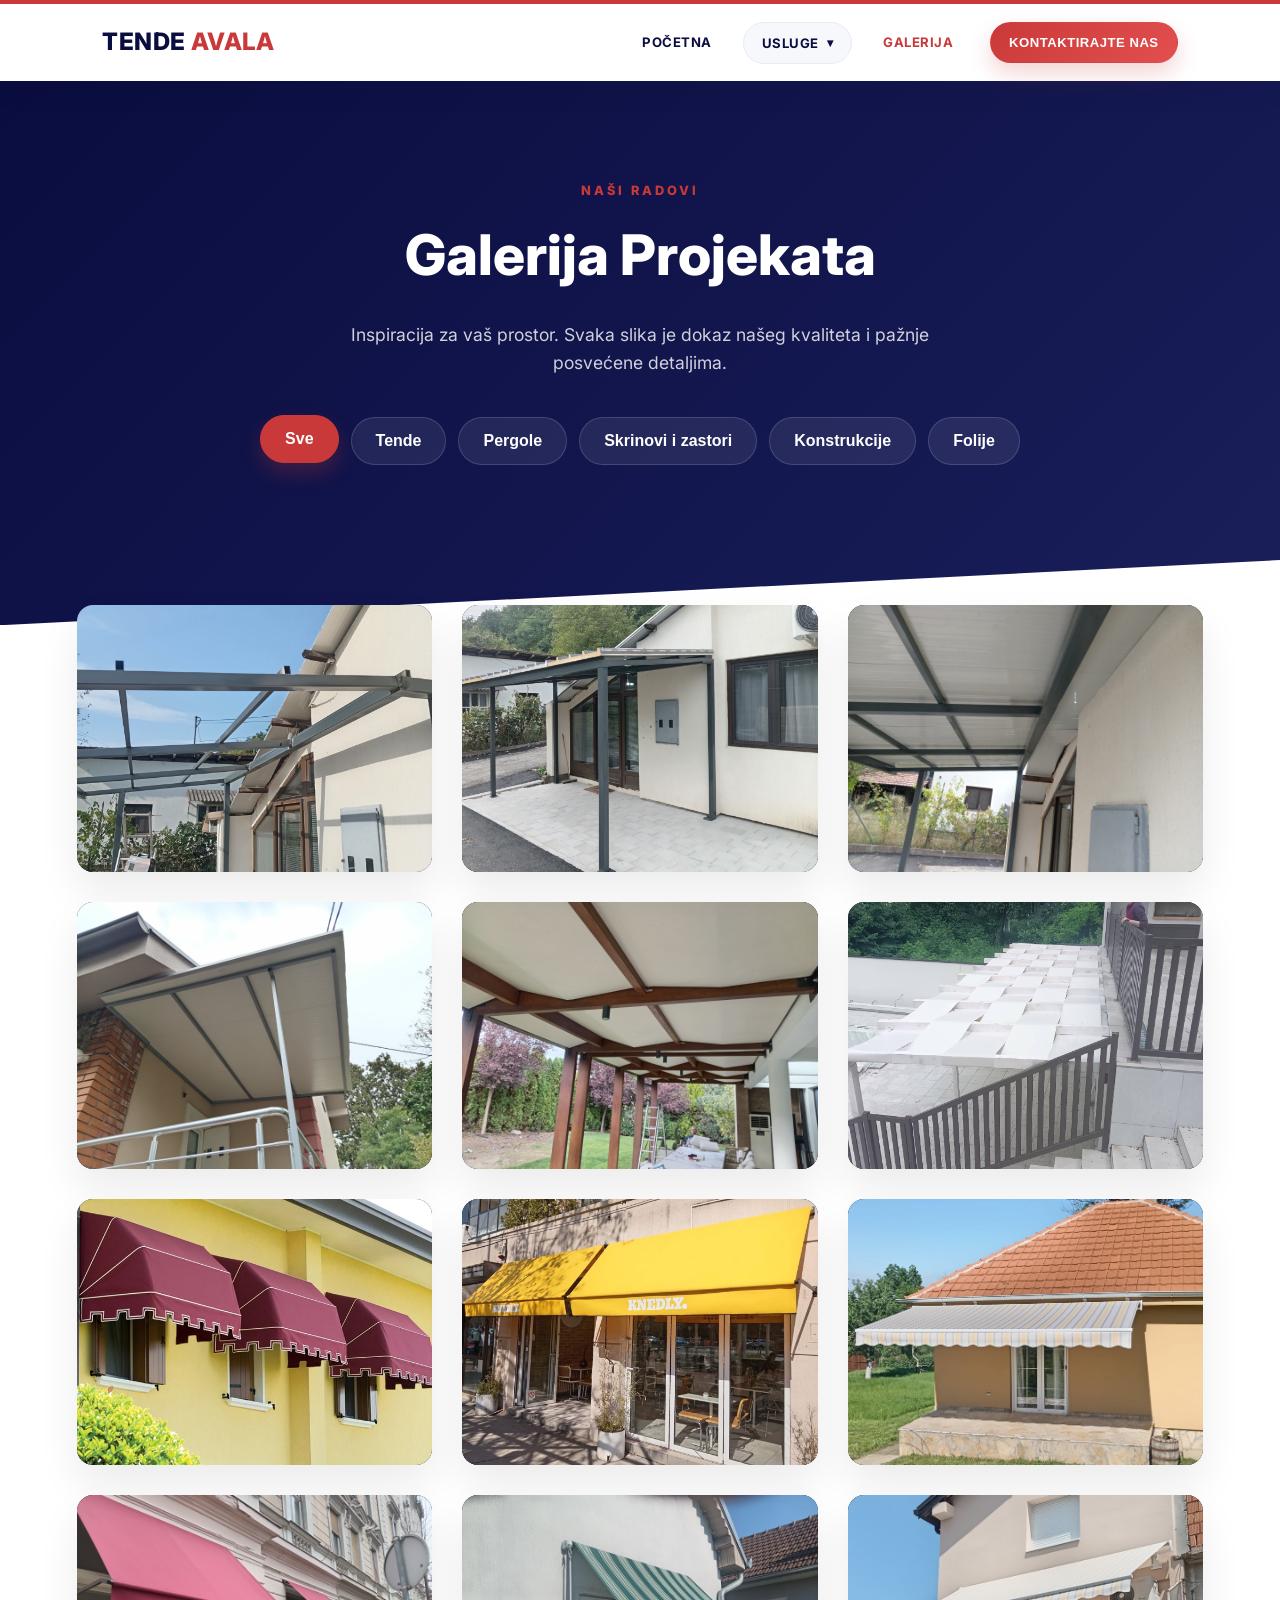
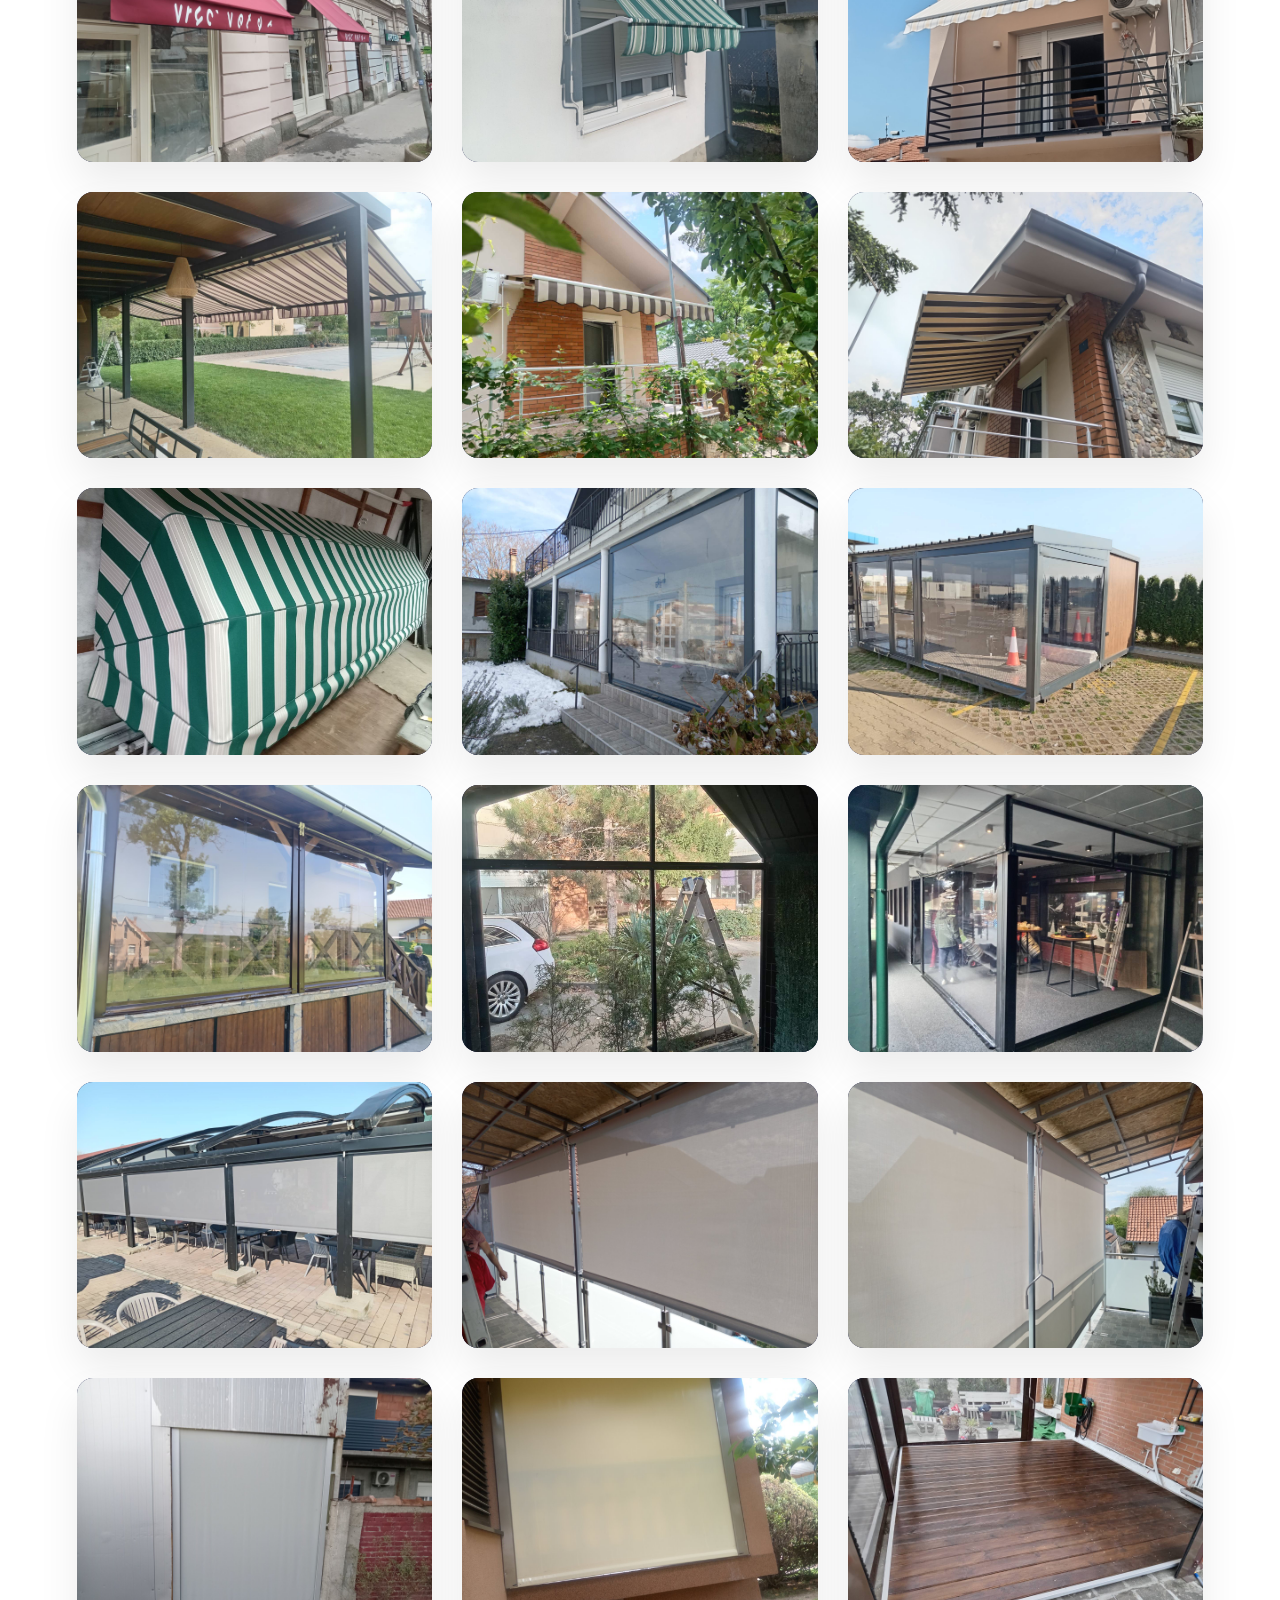
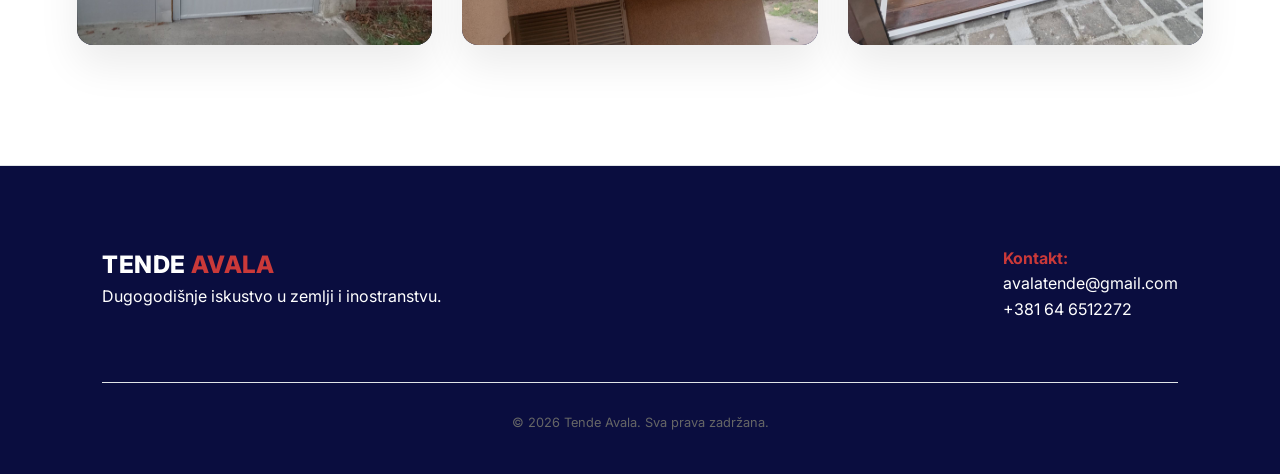
<file: galerija.html>
<!DOCTYPE html>
<html lang="sr">
<head>
    <meta charset="UTF-8">
    <meta name="viewport" content="width=device-width, initial-scale=1.0">
    <title>Galerija | Tende Avala</title>
    <link rel="stylesheet" href="galerija.css">
    <link href="https://fonts.googleapis.com/css2?family=Inter:wght@300;400;600;700;800&display=swap" rel="stylesheet">
</head>
<body>

    <header>
        <div class="logo">TENDE <span>AVALA</span></div>

        <input type="checkbox" id="nav-check">
        <label for="nav-check" class="nav-toggler" aria-label="Otvori meni">
            <span></span>
            <span></span>
            <span></span>
        </label>

        <nav class="navbar">
            <div class="nav-main-links">
                <a href="index.html" class="nav-pill">Početna</a>

                <div class="nav-dropdown services-dropdown">
                    <button type="button" class="nav-link-btn dropdown-trigger" aria-expanded="false">
                        Usluge <span class="chevron">▾</span>
                    </button>

                    <div class="dropdown-menu nav-services-mobile">
                        <a href="usluge.html">Pregled usluga</a>
                        <a href="usluge.html#obicne-tende">Obične Tende</a>
                        <a href="usluge.html#podijumi">Podijumi</a>
                        <a href="usluge.html#pergole">Pergole</a>
                        <a href="usluge.html#folije">Providne Folije</a>
                        <a href="usluge.html#roletne-venecijaneri">Roletne i Venecijaneri</a>
                        <a href="usluge.html#zastori-skrinovi">Zastori i Skrinovi</a>
                        <a href="usluge.html#komarnici">Komarnici</a>
                        <a href="usluge.html#metalne-konstrukcije">Metalne Konstrukcije</a>
                    </div>
                </div>

                <a href="galerija.html" class="nav-pill active">Galerija</a>
            </div>

            <div class="nav-actions">
                <div class="contact-dropdown">
                    <button type="button" class="contact-btn">
                        Kontaktirajte nas
                    </button>
                    <div class="contact-popup">
                        <span>Direktan poziv</span>
                        <a href="tel:+381646512272">+381 64 6512272</a>
                    </div>
                </div>
            </div>
        </nav>
    </header>

    <main>
        <section class="gal-hero">
            <span class="tag">NAŠI RADOVI</span>
            <h1>Galerija Projekata</h1>
            <p class="lead">Inspiracija za vaš prostor. Svaka slika je dokaz našeg kvaliteta i pažnje posvećene detaljima.</p>
            
            <div class="filter-bar">
                <button class="filter-btn active" data-filter="all">Sve</button>
                <button class="filter-btn" data-filter="tende">Tende</button>
                <button class="filter-btn" data-filter="pergole">Pergole</button>
                <button class="filter-btn" data-filter="skrinovi">Skrinovi i zastori</button>
                <button class="filter-btn" data-filter="konstrukcije">Konstrukcije</button>
                <button class="filter-btn" data-filter="folije">Folije</button>
            </div>
        </section>

        <div class="gallery-grid" id="main-grid">
            <div class="gal-card konstrukcije">
                <img src="slike/konstrukcije/konstrukcija1-1.JPG" alt="Konstrukcija">
                <div class="overlay"><div class="info"><span class="cat">Konstrukcije</span><h3>Noseći profil</h3></div></div>
            </div>
            <div class="gal-card konstrukcije">
                <img src="slike/konstrukcije/konstrukcija1-2.JPG" alt="Konstrukcija">
                <div class="overlay"><div class="info"><span class="cat">Konstrukcije</span><h3>Metalna konstrukcija</h3></div></div>
            </div>
            <div class="gal-card konstrukcije">
                <img src="slike/konstrukcije/konstrukcija1-3.JPG" alt="Konstrukcija">
                <div class="overlay"><div class="info"><span class="cat">Konstrukcije</span><h3>Noseći profil</h3></div></div>
            </div>
            <div class="gal-card konstrukcije">
                <img src="slike/konstrukcije/konstrukcija2.JPG" alt="Konstrukcija">
                <div class="overlay"><div class="info"><span class="cat">Konstrukcije</span><h3>Metalna konstrukcija</h3></div></div>
            </div>

            <div class="gal-card pergole">
                <img src="slike/pergole/pergola1.JPG" alt="Pergola">
                <div class="overlay"><div class="info"><span class="cat">Pergole</span><h3>Drvena pergola</h3></div></div>
            </div>
            <div class="gal-card pergole">
                <img src="slike/pergole/pergola2.JPG" alt="Pergola">
                <div class="overlay"><div class="info"><span class="cat">Pergole</span><h3>Sistem pergola</h3></div></div>
            </div>

            <div class="gal-card tende">
                <img src="slike/tenda/tenda1.JPG" alt="Tenda">
                <div class="overlay"><div class="info"><span class="cat">Tende</span><h3>Sistem tendi</h3></div></div>
            </div>
            <div class="gal-card tende">
                <img src="slike/tenda/tenda2.JPG" alt="Tenda">
                <div class="overlay"><div class="info"><span class="cat">Tende</span><h3>Tenda za izlog</h3></div></div>
            </div>
            <div class="gal-card tende">
                <img src="slike/tenda/tenda3.JPG" alt="Tenda">
                <div class="overlay"><div class="info"><span class="cat">Tende</span><h3>Balkonska tenda</h3></div></div>
            </div>
            <div class="gal-card tende">
                <img src="slike/tenda/tenda4.JPG" alt="Tenda">
                <div class="overlay"><div class="info"><span class="cat">Tende</span><h3>Tenda za izlog</h3></div></div>
            </div>
            <div class="gal-card tende">
                <img src="slike/tenda/tenda5.JPG" alt="Tenda">
                <div class="overlay"><div class="info"><span class="cat">Tende</span><h3>Tenda za baštu</h3></div></div>
            </div>
            <div class="gal-card tende">
                <img src="slike/tenda/tenda6.JPG" alt="Tenda">
                <div class="overlay"><div class="info"><span class="cat">Tende</span><h3>Balkonska tenda</h3></div></div>
            </div>
            <div class="gal-card tende">
                <img src="slike/tenda/tenda7.JPG" alt="Tenda">
                <div class="overlay"><div class="info"><span class="cat">Tende</span><h3>Balkonska tenda</h3></div></div>
            </div>
            <div class="gal-card tende">
                <img src="slike/tenda/tenda8.JPG" alt="Tenda">
                <div class="overlay"><div class="info"><span class="cat">Tende</span><h3>Tenda</h3></div></div>
            </div>
            <div class="gal-card tende">
                <img src="slike/tenda/tenda9.JPG" alt="Tenda">
                <div class="overlay"><div class="info"><span class="cat">Tende</span><h3>Tenda</h3></div></div>
            </div>
            <div class="gal-card tende">
                <img src="slike/tenda/tenda10.JPG" alt="Tenda">
                <div class="overlay"><div class="info"><span class="cat">Tende</span><h3>Tenda</h3></div></div>
            </div>

            <div class="gal-card folije">
                <img src="slike/folije/folija1.JPG" alt="Folija">
                <div class="overlay"><div class="info"><span class="cat">Folije</span><h3>PVC Folija</h3></div></div>
            </div>
            <div class="gal-card folije">
                <img src="slike/folije/folija2.JPG" alt="Folija">
                <div class="overlay"><div class="info"><span class="cat">Folije</span><h3>PVC Folija</h3></div></div>
            </div>
            <div class="gal-card folije">
                <img src="slike/folije/folija3.JPG" alt="Folija">
                <div class="overlay"><div class="info"><span class="cat">Folije</span><h3>PVC Folija</h3></div></div>
            </div>
            <div class="gal-card folije">
                <img src="slike/folije/folija4.JPG" alt="Folija">
                <div class="overlay"><div class="info"><span class="cat">Folije</span><h3>PVC Folija</h3></div></div>
            </div>
            <div class="gal-card folije">
                <img src="slike/folije/folija5.JPG" alt="Folija">
                <div class="overlay"><div class="info"><span class="cat">Folije</span><h3>PVC Folija</h3></div></div>
            </div>

            <div class="gal-card skrinovi">
                <img src="slike/skrinovi/skrin1.JPG" alt="Skrin">
                <div class="overlay"><div class="info"><span class="cat">Skrinovi</span><h3>Skrin sistem</h3></div></div>
            </div>
            <div class="gal-card skrinovi">
                <img src="slike/skrinovi/skrin3.JPG" alt="Skrin">
                <div class="overlay"><div class="info"><span class="cat">Skrinovi</span><h3>Skrin</h3></div></div>
            </div>
            <div class="gal-card skrinovi">
                <img src="slike/skrinovi/skrin4.JPG" alt="Skrin">
                <div class="overlay"><div class="info"><span class="cat">Skrinovi</span><h3>Skrin</h3></div></div>
            </div>
            <div class="gal-card skrinovi">
                <img src="slike/skrinovi/zastor1.JPG" alt="Zastor">
                <div class="overlay"><div class="info"><span class="cat">Zastor</span><h3>Zastor</h3></div></div>
            </div>
            <div class="gal-card skrinovi">
                <img src="slike/skrinovi/zastor2.JPG" alt="Zastor">
                <div class="overlay"><div class="info"><span class="cat">Zastor</span><h3>Zastor</h3></div></div>
            </div>

            <div class="gal-card podijumi">
                <img src="slike/podijumi/podijum1.JPG" alt="Podijum">
                <div class="overlay"><div class="info"><span class="cat">Podijumi</span><h3>Drveni podijum</h3></div></div>
            </div>
        </div>
    </main>

    <div id="lightbox" class="lightbox">
        <span class="close-lbox">&times;</span>
        <img class="lightbox-img" id="lightbox-img" alt="Uvećana slika">
        <div id="caption"></div>
    </div>

    <footer>
        <div class="footer-wrap">
            <div class="footer-brand">
                <div class="logo">TENDE <span>AVALA</span></div>
                <p>Dugogodišnje iskustvo u zemlji i inostranstvu.</p>
            </div>
            
            <div class="footer-info">
                <p><strong>Kontakt:</strong></p>
                <p>avalatende@gmail.com</p>
                <p>+381 64 6512272</p>
            </div>
        </div>
        <div class="footer-bottom">
            <p>&copy; 2026 Tende Avala. Sva prava zadržana.</p>
        </div>
    </footer>

    <script>
        const filterBtns = document.querySelectorAll('.filter-btn');
        const cards = document.querySelectorAll('.gal-card');
        const navCheck = document.getElementById('nav-check');

        function closeAllDropdowns() {
            document.querySelectorAll('.services-dropdown, .contact-dropdown').forEach(drop => {
                drop.classList.remove('open');
            });

            document.querySelectorAll('.dropdown-trigger').forEach(btn => {
                btn.setAttribute('aria-expanded', 'false');
            });
        }

        document.querySelectorAll('.dropdown-trigger, .contact-btn').forEach(btn => {
            btn.addEventListener('click', (e) => {
                const wrapper = btn.closest('.services-dropdown, .contact-dropdown');
                const isOpen = wrapper.classList.contains('open');

                closeAllDropdowns();

                if (!isOpen) {
                    wrapper.classList.add('open');
                    if (btn.classList.contains('dropdown-trigger')) {
                        btn.setAttribute('aria-expanded', 'true');
                    }
                }

                e.stopPropagation();
            });
        });

        document.addEventListener('click', (e) => {
            if (!e.target.closest('.nav-dropdown') && !e.target.closest('.contact-dropdown')) {
                closeAllDropdowns();
            }
        });

        filterBtns.forEach(btn => {
            btn.addEventListener('click', () => {
                filterBtns.forEach(b => b.classList.remove('active'));
                btn.classList.add('active');
                const filter = btn.getAttribute('data-filter');

                cards.forEach(card => {
                    if (filter === 'all' || card.classList.contains(filter)) {
                        card.style.display = 'block';
                    } else {
                        card.style.display = 'none';
                    }
                });
            });
        });

        const lightbox = document.getElementById('lightbox');
        const lightboxImg = document.getElementById('lightbox-img');
        const caption = document.getElementById('caption');
        const closeBtn = document.querySelector('.close-lbox');

        cards.forEach(card => {
            card.addEventListener('click', () => {
                const img = card.querySelector('img');
                const titleElement = card.querySelector('h3');
                const title = titleElement ? titleElement.innerText : img.alt;

                lightbox.style.display = 'flex';
                lightboxImg.src = img.src;
                caption.innerText = title;
            });
        });

        closeBtn.onclick = () => lightbox.style.display = 'none';
        lightbox.onclick = (e) => {
            if (e.target === lightbox) lightbox.style.display = 'none';
        };

        document.querySelectorAll('.navbar a').forEach(link => {
            link.addEventListener('click', () => {
                navCheck.checked = false;
                closeAllDropdowns();
            });
        });

        document.addEventListener('keydown', (e) => {
            if (e.key === 'Escape') {
                lightbox.style.display = 'none';
                navCheck.checked = false;
                closeAllDropdowns();
            }
        });
    </script>
</body>
</html>
</file>
<file: galerija.css>
:root {
    --red: #ca3939;
    --darkblue: #0a0d3f;
    --white: #ffffff;
    --bg-light: #f8f9fa;
    --grey: #e1e4e8;
    --text-muted: #666;
    --transition: all 0.45s cubic-bezier(0.165, 0.84, 0.44, 1);
}

* {
    margin: 0;
    padding: 0;
    box-sizing: border-box;
}

html {
    scroll-behavior: smooth;
}

body {
    font-family: 'Inter', sans-serif;
    background-color: var(--white);
    color: var(--darkblue);
    line-height: 1.6;
    overflow-x: hidden;
}

/* HEADER */
header {
    display: flex;
    justify-content: space-between;
    align-items: center;
    padding: 15px 8%;
    background: var(--white);
    position: sticky;
    top: 0;
    z-index: 1000;
    border-top: 4px solid var(--red);
    box-shadow: 0 10px 30px rgba(0, 0, 0, 0.05);
}

.logo {
    font-size: 1.5rem;
    font-weight: 800;
    color: var(--darkblue);
    letter-spacing: 0.4px;
}

.logo span {
    color: var(--red);
}

#nav-check {
    display: none;
}

.navbar {
    display: flex;
    align-items: center;
    gap: 18px;
}

.nav-main-links {
    display: flex;
    align-items: center;
    gap: 12px;
}

.nav-pill,
.nav-link-btn,
.contact-btn {
    text-decoration: none;
    font-weight: 700;
    text-transform: uppercase;
    font-size: 0.82rem;
    letter-spacing: 0.5px;
    border-radius: 999px;
    padding: 12px 18px;
    transition: var(--transition);
    border: 1px solid transparent;
    cursor: pointer;
    display: inline-flex;
    align-items: center;
    justify-content: center;
    gap: 8px;
    white-space: nowrap;
}

.nav-pill {
    color: var(--darkblue);
    background: transparent;
}

.nav-pill:hover,
.nav-link-btn:hover {
    background: var(--bg-light);
    color: var(--red);
}

.nav-pill.active {
    color: var(--red);
}

.nav-link-btn {
    background: #f7f8fc;
    color: var(--darkblue);
    border-color: #e7ebf3;
    font-family: inherit;
    appearance: none;
}

.nav-link-btn .chevron {
    font-size: 0.75rem;
    line-height: 1;
    transition: transform 0.25s ease;
}

.nav-dropdown.open .chevron {
    transform: rotate(180deg);
}

.nav-actions {
    display: flex;
    align-items: center;
}

.contact-dropdown {
    position: relative;
}

.contact-btn {
    background: linear-gradient(135deg, var(--red), #e34f4f);
    color: var(--white);
    box-shadow: 0 10px 22px rgba(202, 57, 57, 0.22);
    border-color: transparent;
}

.contact-btn:hover {
    transform: translateY(-1px);
    box-shadow: 0 14px 28px rgba(202, 57, 57, 0.28);
}

.contact-popup,
.dropdown-menu {
    position: absolute;
    top: calc(100% + 12px);
    opacity: 0;
    visibility: hidden;
    transform: translateY(10px);
    transition: var(--transition);
    pointer-events: none;
}

.services-dropdown {
    position: relative;
}

.dropdown-menu {
    left: 0;
    min-width: 280px;
    background: rgba(255, 255, 255, 0.98);
    border: 1px solid #edf1f6;
    border-radius: 18px;
    box-shadow: 0 25px 60px rgba(10, 13, 63, 0.12);
    padding: 10px;
    z-index: 1001;
    backdrop-filter: blur(10px);
}

.dropdown-menu a {
    display: block;
    text-decoration: none;
    color: var(--darkblue);
    font-weight: 700;
    font-size: 0.88rem;
    padding: 12px 14px;
    border-radius: 12px;
    transition: var(--transition);
}

.dropdown-menu a:hover {
    background: var(--bg-light);
    color: var(--red);
}

.contact-popup {
    right: 0;
    min-width: 230px;
    background: rgba(255, 255, 255, 0.98);
    border: 1px solid #edf1f6;
    border-radius: 18px;
    box-shadow: 0 25px 60px rgba(10, 13, 63, 0.12);
    padding: 14px 16px;
    z-index: 1001;
    backdrop-filter: blur(10px);
}

.contact-popup span {
    display: block;
    font-size: 0.75rem;
    color: var(--text-muted);
    margin-bottom: 6px;
    text-transform: uppercase;
    letter-spacing: 1px;
    font-weight: 800;
}

.contact-popup a {
    text-decoration: none;
    color: var(--darkblue);
    font-weight: 800;
    font-size: 0.95rem;
}

.services-dropdown.open .dropdown-menu,
.contact-dropdown.open .contact-popup {
    opacity: 1;
    visibility: visible;
    transform: translateY(0);
    pointer-events: auto;
}

/* Desktop hover */
@media (min-width: 901px) {
    .services-dropdown:hover .dropdown-menu {
        opacity: 1;
        visibility: visible;
        transform: translateY(0);
        pointer-events: auto;
    }

    .contact-dropdown:hover .contact-popup {
        opacity: 1;
        visibility: visible;
        transform: translateY(0);
        pointer-events: auto;
    }
}

/* BURGER */
.nav-toggler {
    display: none;
}

/* HERO */
.gal-hero {
    background: linear-gradient(135deg, var(--darkblue) 0%, #1a1e5a 100%);
    padding: 100px 8% 160px;
    color: var(--white);
    text-align: center;
    clip-path: polygon(0 0, 100% 0, 100% 88%, 0 100%);
}

.tag {
    color: var(--red);
    font-weight: 800;
    font-size: 0.8rem;
    letter-spacing: 3px;
    display: block;
    margin-bottom: 10px;
}

.gal-hero h1 {
    font-size: clamp(2.2rem, 5vw, 3.5rem);
    margin-bottom: 20px;
    font-weight: 800;
}

.lead {
    opacity: 0.8;
    max-width: 650px;
    margin: 0 auto 40px;
    font-size: 1.1rem;
}

/* FILTER BAR */
.filter-bar {
    display: flex;
    justify-content: center;
    gap: 12px;
    flex-wrap: wrap;
    max-width: 820px;
    margin: 30px auto 0;
}

.filter-btn {
    background: rgba(255, 255, 255, 0.08);
    border: 1px solid rgba(255, 255, 255, 0.15);
    color: white;
    padding: 14px 24px;
    border-radius: 999px;
    cursor: pointer;
    font-weight: 700;
    font-size: 1rem;
    transition: var(--transition);
    white-space: nowrap;
}

.filter-btn:hover,
.filter-btn.active {
    background: var(--red);
    border-color: var(--red);
    transform: translateY(-2px);
    box-shadow: 0 10px 20px rgba(202, 57, 57, 0.25);
}

/* GALLERY */
.gallery-grid {
    display: grid;
    grid-template-columns: repeat(auto-fit, minmax(320px, 1fr));
    gap: 30px;
    padding: 80px 6% 120px;
    margin-top: -100px;
    max-width: 1400px;
    margin-left: auto;
    margin-right: auto;
}

.gal-card {
    width: 100%;
    position: relative;
    border-radius: 16px;
    overflow: hidden;
    cursor: pointer;
    background: #0a0d3f;
    box-shadow: 0 20px 40px rgba(0, 0, 0, 0.08);
    transition: var(--transition);
    display: block;
    aspect-ratio: 4 / 3;
}

.gal-card img {
    width: 100%;
    height: 100%;
    object-fit: cover;
    display: block;
    transition: var(--transition);
}

/* OVERLAY */
.overlay {
    position: absolute;
    inset: 0;
    background: linear-gradient(to top, rgba(10, 13, 63, 0.9), transparent 60%);
    display: flex;
    align-items: flex-end;
    padding: 35px;
    opacity: 0;
    transition: var(--transition);
}

.info h3 {
    color: white;
    font-size: 1.4rem;
    margin-top: 5px;
    font-weight: 700;
}

.cat {
    color: var(--red);
    font-weight: 800;
    font-size: 0.8rem;
    text-transform: uppercase;
    letter-spacing: 1.5px;
}

.gal-card:hover {
    transform: translateY(-12px);
    box-shadow: 0 30px 60px rgba(10, 13, 63, 0.2);
}

.gal-card:hover img {
    transform: scale(1.08);
}

.gal-card:hover .overlay {
    opacity: 1;
}

/* LIGHTBOX */
.lightbox {
    display: none;
    position: fixed;
    inset: 0;
    z-index: 2000;
    background: rgba(10, 13, 63, 0.97);
    backdrop-filter: blur(10px);
    align-items: center;
    justify-content: center;
    flex-direction: column;
    padding: 20px;
}

.lightbox-img {
    max-width: 85%;
    max-height: 75vh;
    border-radius: 12px;
    border: 5px solid white;
    box-shadow: 0 0 50px rgba(0, 0, 0, 0.5);
    object-fit: contain;
}

#caption {
    color: white;
    margin-top: 25px;
    font-size: 1.4rem;
    font-weight: 700;
    text-align: center;
}

.close-lbox {
    position: absolute;
    top: 24px;
    right: 28px;
    font-size: 3.2rem;
    color: white;
    cursor: pointer;
    transition: 0.3s;
    line-height: 1;
}

.close-lbox:hover {
    color: var(--red);
    transform: scale(1.08);
}

/* FOOTER */
footer {
    padding: 80px 8% 40px;
    background: var(--darkblue);
    color: var(--white);
    border-top: 1px solid var(--grey);
}

footer .logo {
    color: var(--white);
}

footer .logo span {
    color: var(--red);
}

.footer-wrap {
    display: flex;
    justify-content: space-between;
    gap: 30px;
    align-items: flex-start;
}

.footer-info strong {
    color: var(--red);
}

.footer-bottom {
    margin-top: 60px;
    padding-top: 30px;
    border-top: 1px solid var(--grey);
    text-align: center;
    font-size: 0.8rem;
    color: var(--text-muted);
}

/* RESPONSIVE */
@media (max-width: 900px) {
    header {
        padding: 10px 5%;
        min-height: 70px;
        position: sticky;
    }

    .nav-toggler {
        display: flex;
        flex-direction: column;
        gap: 5px;
        z-index: 1003;
        padding: 10px;
        border-radius: 14px;
        background: #f7f8fc;
        box-shadow: 0 10px 20px rgba(10, 13, 63, 0.08);
        cursor: pointer;
    }

    .nav-toggler span {
        width: 26px;
        height: 2.5px;
        background: var(--darkblue);
        border-radius: 999px;
        transition: 0.3s ease;
    }

    #nav-check:checked ~ .nav-toggler span:nth-child(1) {
        transform: rotate(45deg) translate(5px, 5px);
    }

    #nav-check:checked ~ .nav-toggler span:nth-child(2) {
        opacity: 0;
    }

    #nav-check:checked ~ .nav-toggler span:nth-child(3) {
        transform: rotate(-45deg) translate(5px, -5px);
    }

    .navbar {
        position: fixed;
        top: 0;
        right: -100%;
        width: min(88vw, 380px);
        height: 100vh;
        background: linear-gradient(180deg, rgba(255, 255, 255, 0.98), rgba(247, 248, 252, 0.98));
        transition: 0.45s ease;
        padding: 92px 22px 28px;
        overflow-y: auto;
        display: flex;
        flex-direction: column;
        align-items: stretch;
        gap: 18px;
        box-shadow: -20px 0 40px rgba(10, 13, 63, 0.16);
        border-left: 1px solid rgba(10, 13, 63, 0.06);
        border-top-left-radius: 28px;
        border-bottom-left-radius: 28px;
    }

    #nav-check:checked ~ .navbar {
        right: 0;
    }

    .nav-main-links {
        display: flex;
        flex-direction: column;
        align-items: stretch;
        gap: 10px;
    }

    .nav-pill,
    .nav-link-btn,
    .contact-btn {
        width: 100%;
        justify-content: space-between;
        padding: 14px 16px;
        border-radius: 16px;
        font-size: 0.9rem;
        text-transform: uppercase;
        background: #ffffff;
        border: 1px solid #e7ebf3;
        box-shadow: 0 10px 20px rgba(10, 13, 63, 0.04);
    }

    .nav-pill:hover,
    .nav-link-btn:hover,
    .contact-btn:hover {
        transform: none;
    }

    .nav-actions {
        width: 100%;
    }

    .contact-btn {
        background: linear-gradient(135deg, var(--red), #e14a4a);
        color: var(--white);
        border: none;
    }

    .nav-dropdown {
        width: 100%;
    }

    .contact-dropdown {
        width: 100%;
    }

    .dropdown-menu,
    .contact-popup {
        position: static;
        opacity: 1;
        visibility: visible;
        transform: none;
        pointer-events: auto;
        box-shadow: none;
        border: none;
        background: transparent;
        padding: 0;
        min-width: 0;
        display: none;
        margin-top: 10px;
    }

    .services-dropdown.open .dropdown-menu,
    .contact-dropdown.open .contact-popup {
        display: flex;
        flex-direction: column;
        gap: 8px;
    }

    .dropdown-menu {
        padding-left: 12px;
        border-left: 2px solid rgba(202, 57, 57, 0.18);
    }

    .dropdown-menu a {
        background: #fff;
        border: 1px solid #edf1f6;
        padding: 12px 14px;
        border-radius: 12px;
        font-size: 0.88rem;
    }

    .contact-popup {
        padding-left: 12px;
        border-left: 2px solid rgba(202, 57, 57, 0.18);
    }

    .contact-popup a {
        display: inline-flex;
        width: fit-content;
        background: #fff;
        border: 1px solid #edf1f6;
        padding: 12px 14px;
        border-radius: 12px;
    }

    .gal-hero {
        padding: 80px 5% 130px;
        clip-path: polygon(0 0, 100% 0, 100% 92%, 0 100%);
    }

    .gal-hero h1 {
        font-size: 2.2rem;
    }

    .lead {
        font-size: 1rem;
    }

    .gallery-grid {
        grid-template-columns: 1fr;
        gap: 20px;
        padding: 60px 5% 90px;
        margin-top: -70px;
    }

    .footer-wrap {
        flex-direction: column;
        gap: 25px;
    }

    .footer-bottom {
        margin-top: 35px;
    }

    .lightbox-img {
        max-width: 95%;
    }

    .filter-btn {
        font-size: 0.95rem;
        padding: 13px 22px;
    }
}

@media (max-width: 520px) {
    .gal-hero {
        padding: 70px 5% 115px;
    }

    .filter-bar {
        justify-content: center;
        max-width: 100%;
        gap: 10px;
    }

    .filter-btn {
        font-size: 0.9rem;
        padding: 12px 18px;
    }

    .overlay {
        padding: 22px;
    }

    .info h3 {
        font-size: 1.1rem;
    }

    #caption {
        font-size: 1.1rem;
    }

    .close-lbox {
        top: 18px;
        right: 20px;
        font-size: 2.8rem;
    }
}
</file>
